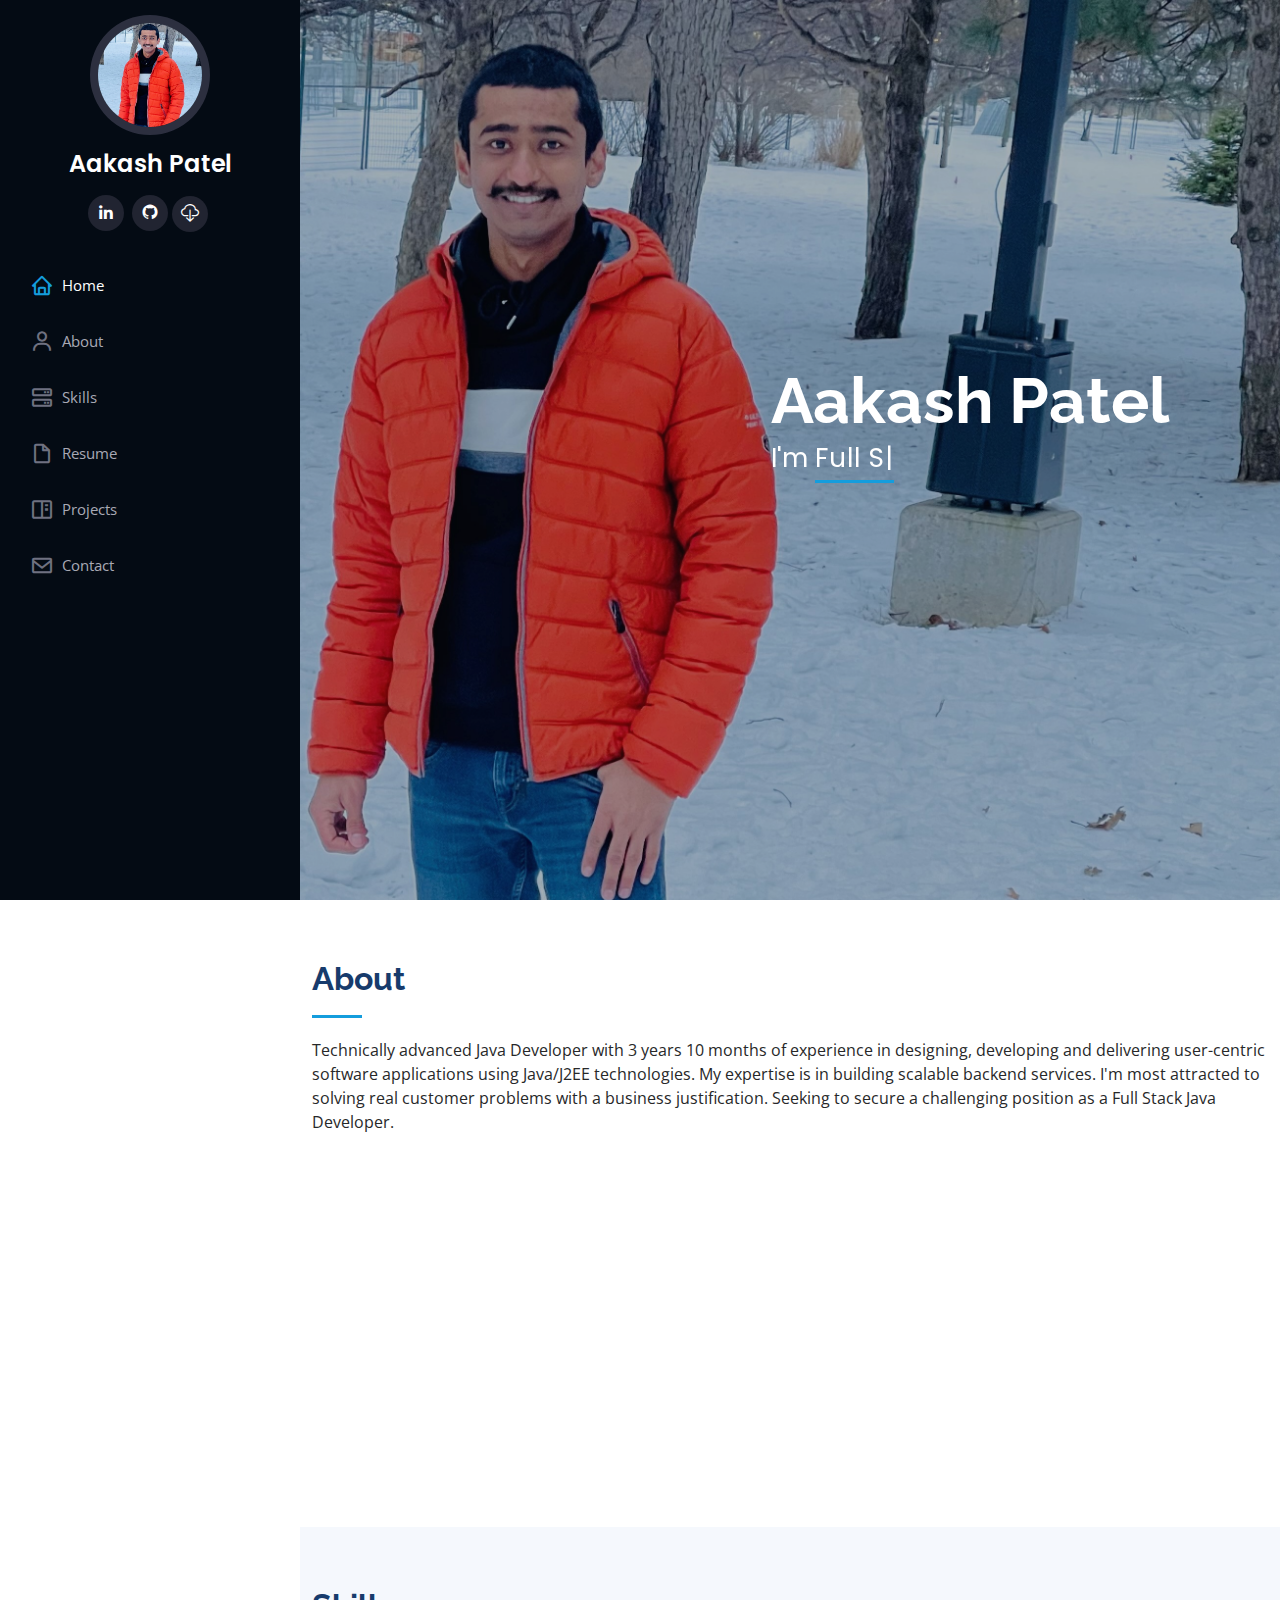
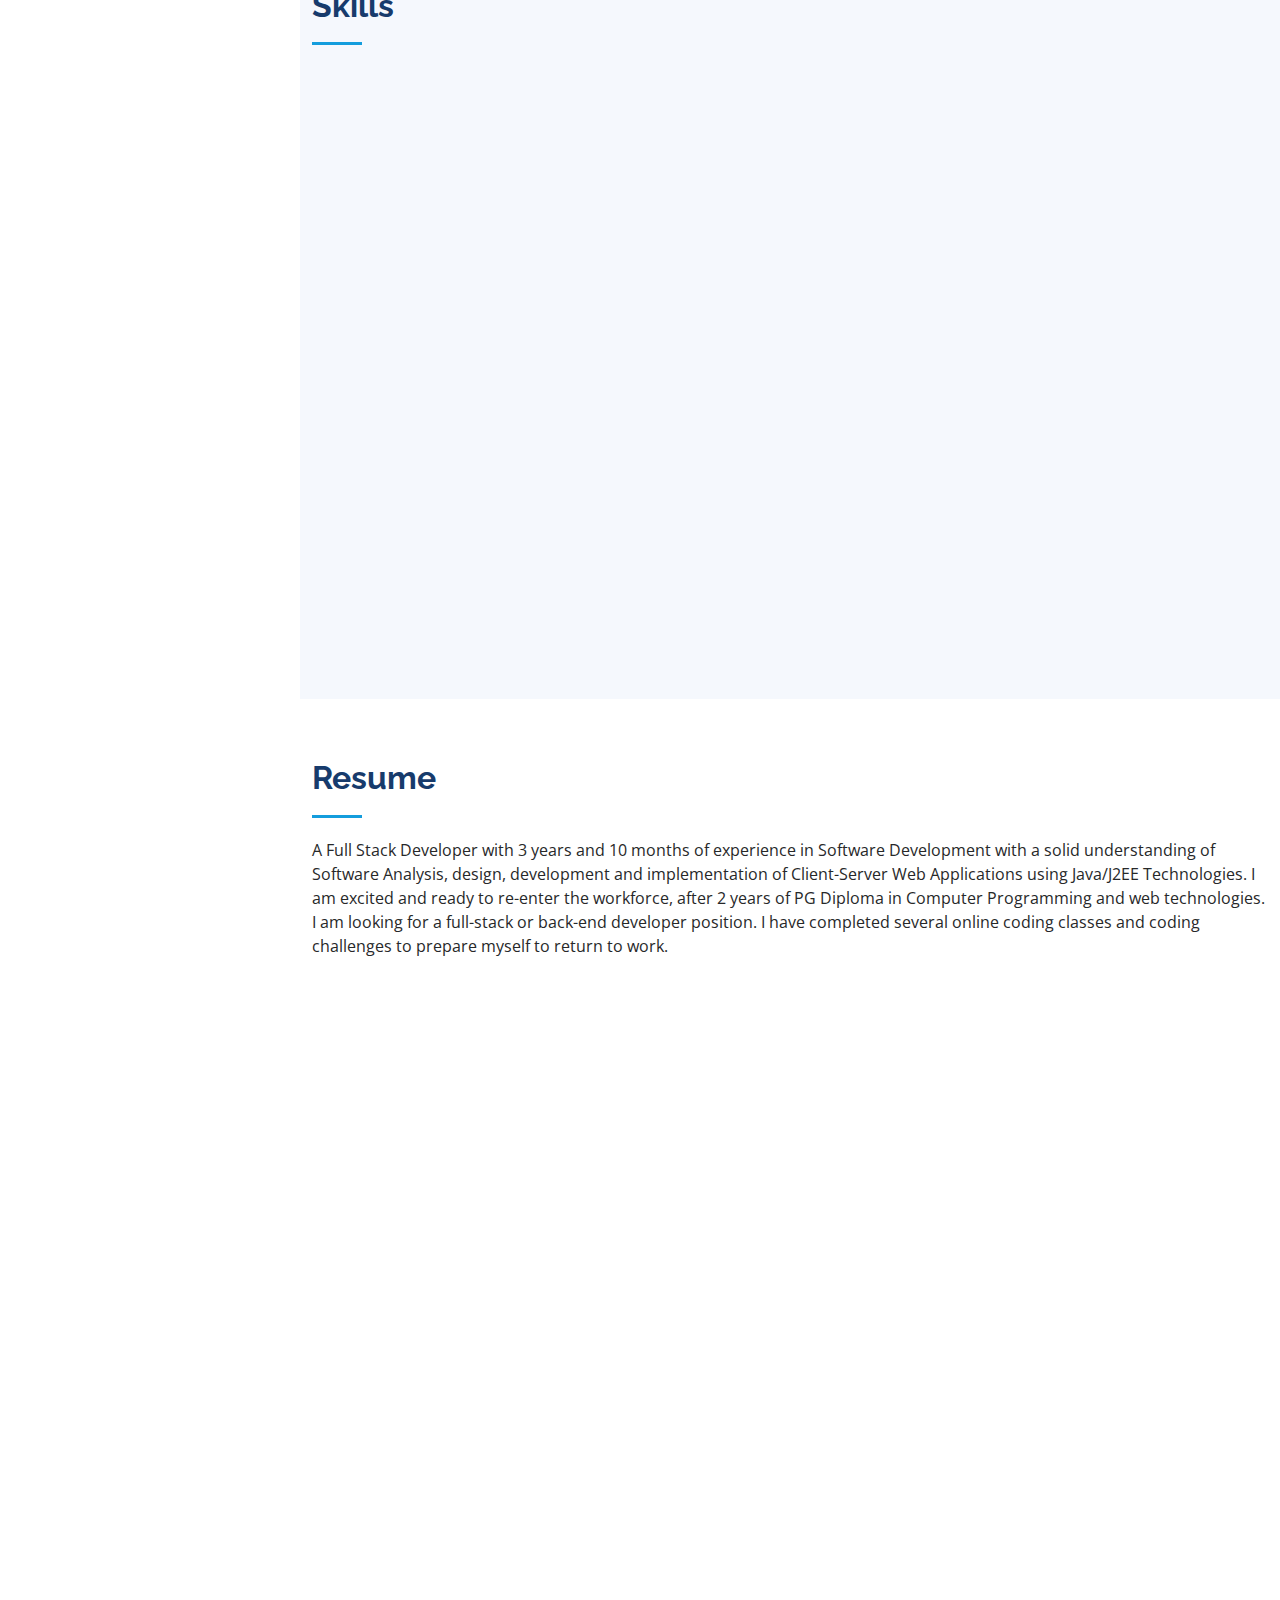
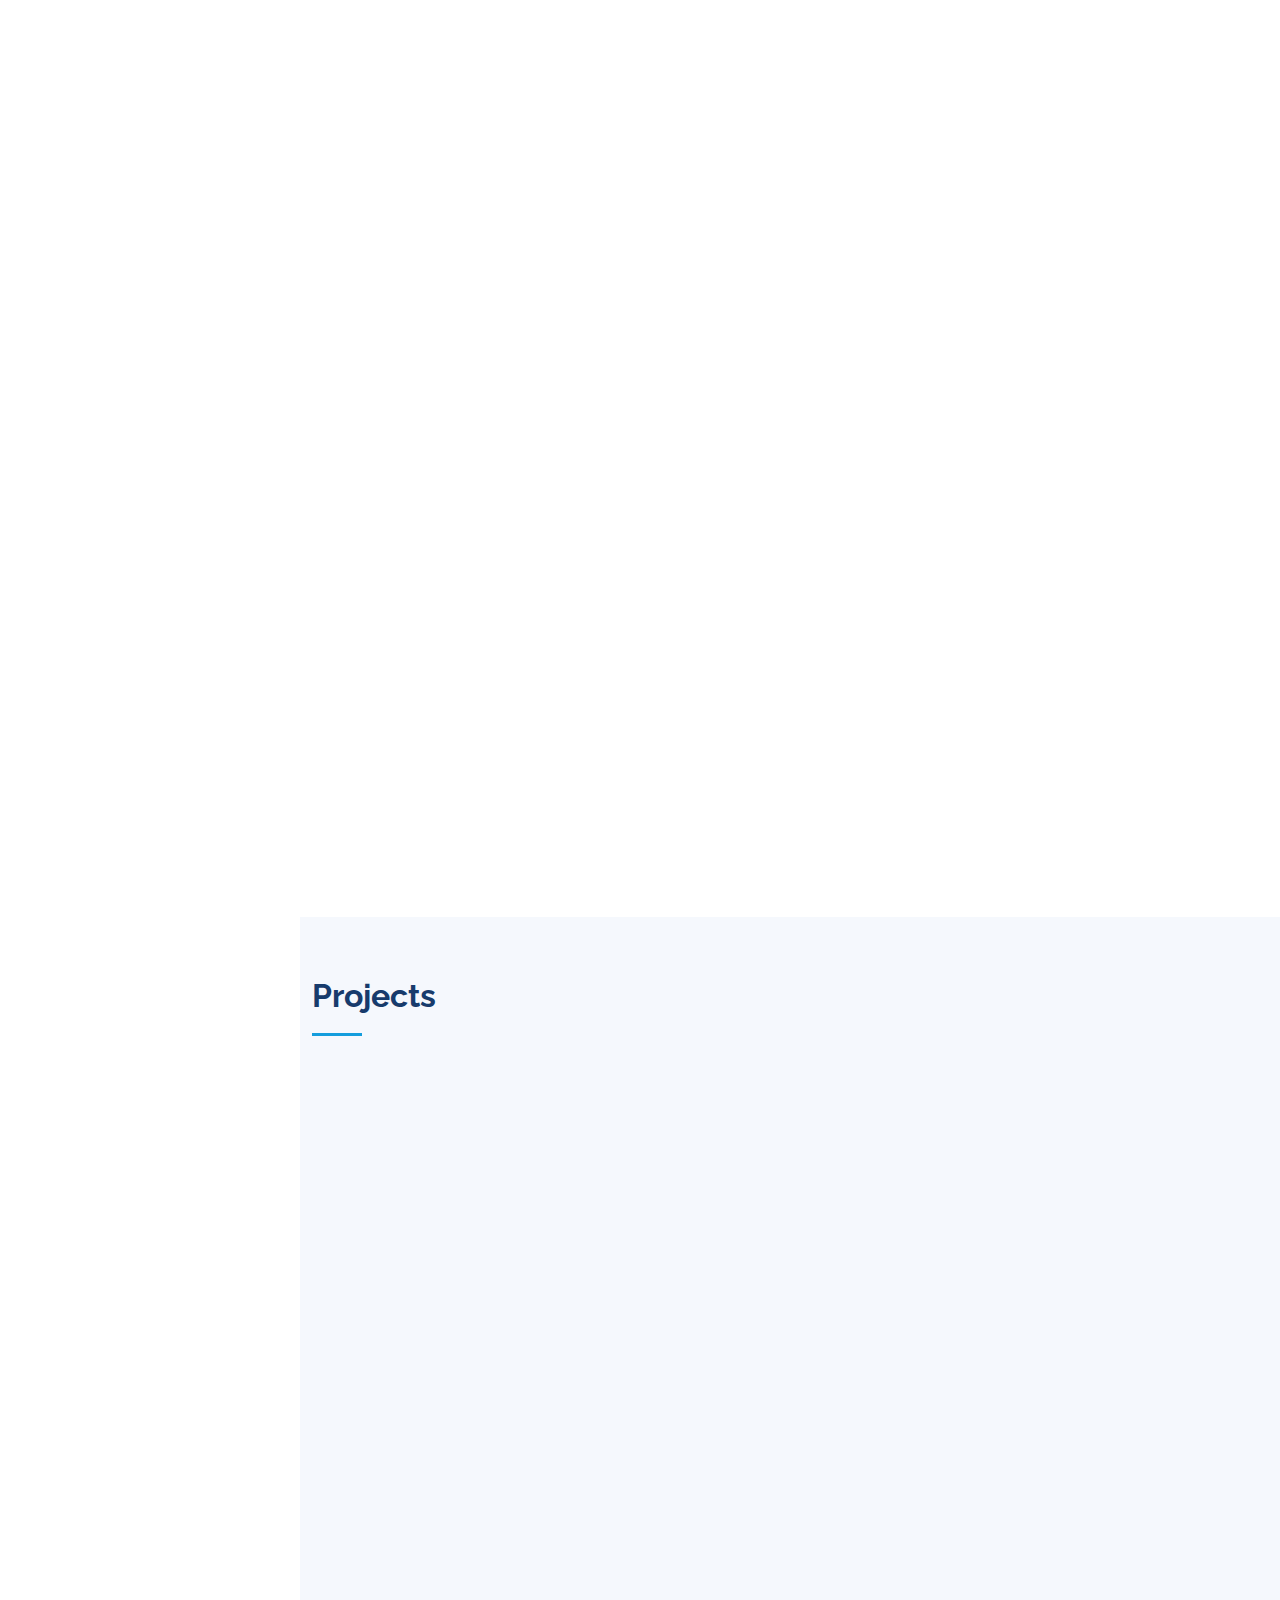
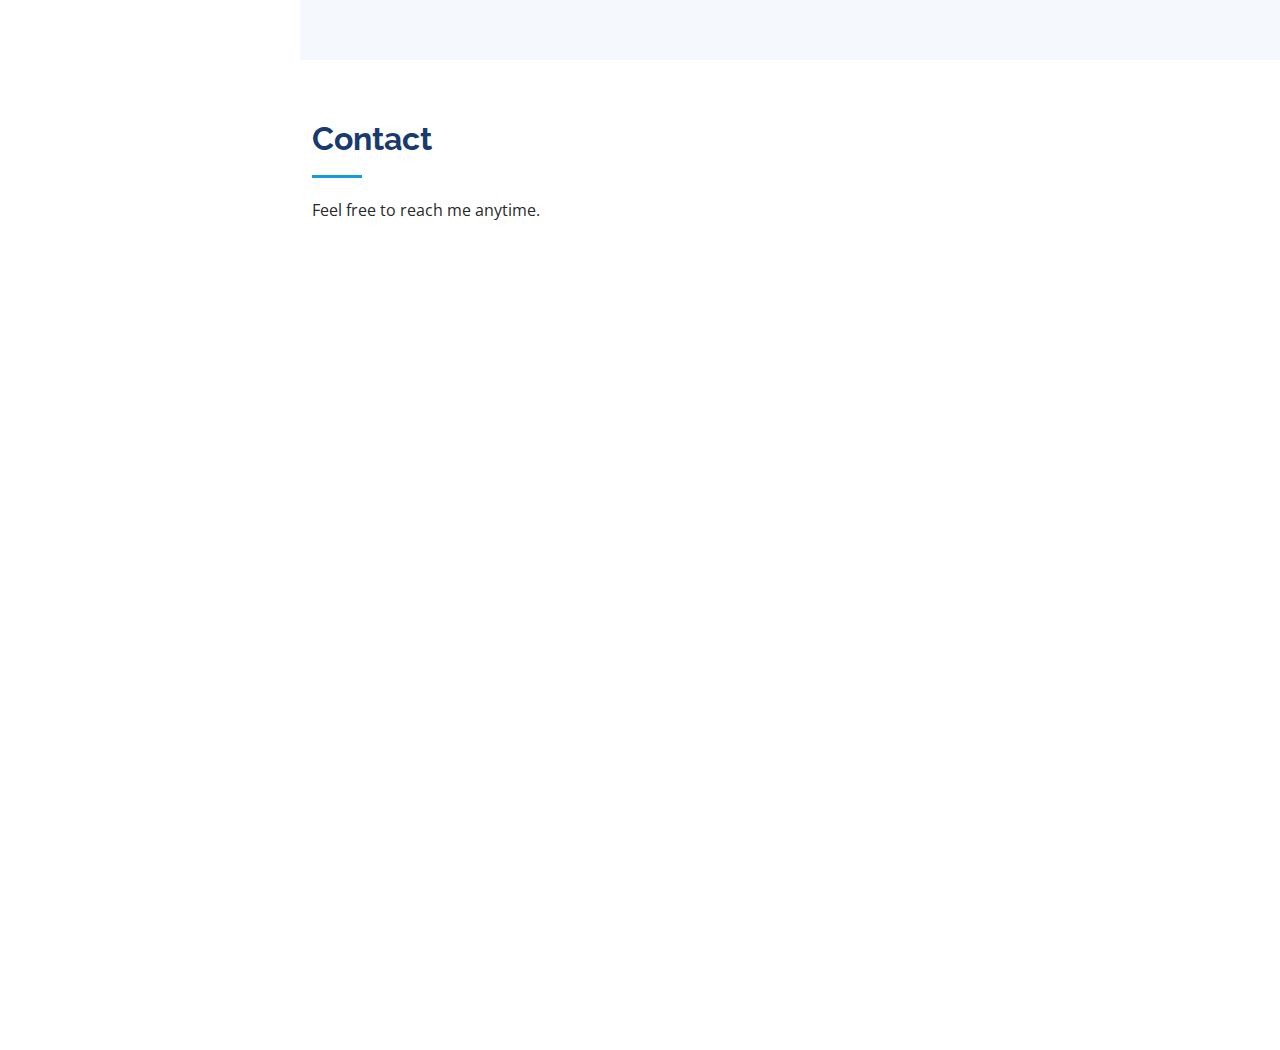
<file: index.html>
<!DOCTYPE html>
<html lang="en">

<head>
  <meta charset="utf-8">
  <meta content="width=device-width, initial-scale=1.0" name="viewport">

  <title>Aakash Portfolio</title>
  <meta content="" name="description">
  <meta content="" name="keywords">

  <!-- Favicons -->
  <link href="assets/img/favicon.png" rel="icon">
  <link href="assets/img/apple-touch-icon.png" rel="apple-touch-icon">

  <!-- Google Fonts -->
  <link href="https://fonts.googleapis.com/css?family=Open+Sans:300,300i,400,400i,600,600i,700,700i|Raleway:300,300i,400,400i,500,500i,600,600i,700,700i|Poppins:300,300i,400,400i,500,500i,600,600i,700,700i" rel="stylesheet">

  <!-- Vendor CSS Files -->
  <link href="assets/vendor/aos/aos.css" rel="stylesheet">
  <link href="assets/vendor/bootstrap/css/bootstrap.min.css" rel="stylesheet">
  <link href="assets/vendor/bootstrap-icons/bootstrap-icons.css" rel="stylesheet">
  <link href="assets/vendor/boxicons/css/boxicons.min.css" rel="stylesheet">
  <link href="assets/vendor/glightbox/css/glightbox.min.css" rel="stylesheet">
  <link href="assets/vendor/swiper/swiper-bundle.min.css" rel="stylesheet">

  <!-- Template Main CSS File -->
  <link href="assets/css/style.css" rel="stylesheet">

  <!-- =======================================================
  * Template Name: iPortfolio - v3.1.0
  * Template URL: https://bootstrapmade.com/iportfolio-bootstrap-portfolio-websites-template/
  * Author: BootstrapMade.com
  * License: https://bootstrapmade.com/license/
  ======================================================== -->
</head>

<body>

  <!-- ======= Mobile nav toggle button ======= -->
  <i class="bi bi-list mobile-nav-toggle d-xl-none"></i>

  <!-- ======= Header ======= -->
  <header id="header">
    <div class="d-flex flex-column">

      <div class="profile">
        <img src="assets/img/MyProfilePic.jpg" alt="" class="img-fluid rounded-circle">
        <h1 class="text-light"><a href="index.html">Aakash Patel</a></h1>
        <div class="social-links mt-3 text-center">
          
          <a href="https://www.linkedin.com/in/aakash-patel-875738a3/" class="linkedin"><i class="bx bxl-linkedin"></i></a>
          <a href="https://github.com/aakashpatel13" class="github"><i class="bx bxl-github"></i>
          <a href="assets/img/portfolio/Aakash_Patel_Resume.pdf" class="download"><i
              class="bi bi-cloud-download"></i></a>
        </div>
      </div>

      <nav id="navbar" class="nav-menu navbar">
        <ul>
          <li><a href="#hero" class="nav-link scrollto active"><i class="bx bx-home"></i> <span>Home</span></a></li>
          <li><a href="#about" class="nav-link scrollto"><i class="bx bx-user"></i> <span>About</span></a></li>
          <li><a href="#skills" class="nav-link scrollto"><i class="bx bx-server"></i> <span>Skills</span></a></li>

          <li><a href="#resume" class="nav-link scrollto"><i class="bx bx-file-blank"></i> <span>Resume</span></a></li>
          <li><a href="#portfolio" class="nav-link scrollto"><i class="bx bx-book-content"></i> <span>Projects</span></a></li>
          <li><a href="#contact" class="nav-link scrollto"><i class="bx bx-envelope"></i> <span>Contact</span></a></li>
        </ul>
      </nav><!-- .nav-menu -->
    </div>
  </header><!-- End Header -->

  <!-- ======= Hero Section ======= -->
  <section id="hero" class="d-flex flex-column justify-content-center align-items-center">
    <div class="hero-container" data-aos="fade-in">
      <h1>Aakash Patel</h1>
      <p>I'm <span class="typed" data-typed-items="Full Stack Developer"></span></p>
    </div>
  </section><!-- End Hero -->

  <main id="main">

    <!-- ======= About Section ======= -->
    <section id="about" class="about">
      <div class="container">

        <div class="section-title">
          <h2>About</h2>
          <p>Technically advanced Java Developer with 3 years 10 months of experience in designing, developing and delivering user-centric software applications using Java/J2EE technologies.
            My expertise is in building scalable backend services. I'm most attracted to solving real customer problems with a business justification. Seeking to secure a challenging position as a Full Stack Java Developer.
          </p>
        </div>

        <div class="row">
          <div class="col-lg-4" data-aos="fade-right">
            <img src="assets/img/MyProfilePic.jpg" class="img-fluid" alt="">
          </div>
          <div class="col-lg-8 pt-4 pt-lg-0 content" data-aos="fade-left">
            <h3>Java Developer & Web Developer</h3>
            <p class="fst-italic">
              I am a seasoned software expert who has developed products for enterprise client such as 'Total Petrolium'.
            </p>
            <div class="row">
              <div class="col-lg-6">
                <ul>
                 
                  <li><i class="bi bi-chevron-right"></i> <strong>Phone:</strong> <span>+1(514)885-3321</span></li>
                  <li><i class="bi bi-chevron-right"></i> <strong>Email:</strong> <span>aksh8872@gmail.com</span></li>
                  <li><i class="bi bi-chevron-right"></i> <strong>Freelance:</strong> <span>Available</span></li>
                </ul>
              </div>
      </div>
    </section><!-- End About Section -->

    <!-- ======= Skills Section ======= -->
    <section id="skills" class="skills section-bg">
      <div class="container">

        <div class="section-title">
          <h2>Skills</h2>
        </div>

        <div class="row skills-content">

          <div class="col-lg-6" data-aos="fade-up" data-aos-delay="100">
            <h5>Java Technologies</h5>
            <div class="progress">
              <span class="skill">Core Java <i class="val">90%</i></span>
              <div class="progress-bar-wrap">
                <div class="progress-bar" role="progressbar" aria-valuenow="90" aria-valuemin="0" aria-valuemax="100"></div>
              </div>
            </div>

            <div class="progress">
              <span class="skill">Advanced Java <i class="val">90%</i></span>
              <div class="progress-bar-wrap">
                <div class="progress-bar" role="progressbar" aria-valuenow="90" aria-valuemin="0" aria-valuemax="100"></div>
              </div>
            </div>

            <div class="progress">
              <span class="skill">Hibernate <i class="val">70%</i></span>
              <div class="progress-bar-wrap">
                <div class="progress-bar" role="progressbar" aria-valuenow="70" aria-valuemin="0" aria-valuemax="100"></div>
              </div>
            </div>

            <div class="progress">
              <span class="skill">Spring <i class="val">70%</i></span>
              <div class="progress-bar-wrap">
                <div class="progress-bar" role="progressbar" aria-valuenow="70" aria-valuemin="0" aria-valuemax="100"></div>
              </div>
            </div>

            <div class="progress">
              <span class="skill">Spring Boot <i class="val">70%</i></span>
              <div class="progress-bar-wrap">
                <div class="progress-bar" role="progressbar" aria-valuenow="70" aria-valuemin="0" aria-valuemax="100"></div>
              </div>
            </div>

            <div class="progress">
              <span class="skill">Web Services <i class="val">70%</i></span>
              <div class="progress-bar-wrap">
                <div class="progress-bar" role="progressbar" aria-valuenow="70" aria-valuemin="0" aria-valuemax="100"></div>
              </div>
            </div>
          </div>

          <div class="col-lg-6" data-aos="fade-up">
            <h5>Other Technologies</h5>
            <div class="progress">
              <span class="skill">HTML <i class="val">90%</i></span>
              <div class="progress-bar-wrap">
                <div class="progress-bar" role="progressbar" aria-valuenow="90" aria-valuemin="0" aria-valuemax="100"></div>
              </div>
            </div>

            <div class="progress">
              <span class="skill">CSS <i class="val">90%</i></span>
              <div class="progress-bar-wrap">
                <div class="progress-bar" role="progressbar" aria-valuenow="90" aria-valuemin="0" aria-valuemax="100"></div>
              </div>
            </div>

            <div class="progress">
              <span class="skill">JavaScript <i class="val">75%</i></span>
              <div class="progress-bar-wrap">
                <div class="progress-bar" role="progressbar" aria-valuenow="75" aria-valuemin="0" aria-valuemax="100"></div>
              </div>
            </div>

            <div class="progress">
              <span class="skill">PHP <i class="val">70%</i></span>
              <div class="progress-bar-wrap">
                <div class="progress-bar" role="progressbar" aria-valuenow="70" aria-valuemin="0" aria-valuemax="100"></div>
              </div>
            </div>

            <div class="progress">
              <span class="skill">C# <i class="val">75%</i></span>
              <div class="progress-bar-wrap">
                <div class="progress-bar" role="progressbar" aria-valuenow="75" aria-valuemin="0" aria-valuemax="100"></div>
              </div>
            </div>

            <div class="progress">
              <span class="skill">Android <i class="val">60%</i></span>
              <div class="progress-bar-wrap">
                <div class="progress-bar" role="progressbar" aria-valuenow="60" aria-valuemin="0" aria-valuemax="100"></div>
              </div>
            </div>
          </div>

          <div class="row skills-content">

            <div class="col-lg-6" data-aos="fade-up" data-aos-delay="100">
              <h5>Databases</h5>
              <div class="progress">
                <span class="skill">Oracle <i class="val">80%</i></span>
                <div class="progress-bar-wrap">
                  <div class="progress-bar" role="progressbar" aria-valuenow="80" aria-valuemin="0" aria-valuemax="100"></div>
                </div>
              </div>
  
              <div class="progress">
                <span class="skill">SQL Server <i class="val">80%</i></span>
                <div class="progress-bar-wrap">
                  <div class="progress-bar" role="progressbar" aria-valuenow="80" aria-valuemin="0" aria-valuemax="100"></div>
                </div>
              </div>
            </div>
  
            <div class="col-lg-6" data-aos="fade-up" data-aos-delay="100">
              <h5>Servers</h5>
              <div class="progress">
                <span class="skill">Apache Tomcat <i class="val">80%</i></span>
                <div class="progress-bar-wrap">
                  <div class="progress-bar" role="progressbar" aria-valuenow="80" aria-valuemin="0" aria-valuemax="100"></div>
                </div>
              </div>
  
              <div class="progress">
                <span class="skill">WAMP<i class="val">75%</i></span>
                <div class="progress-bar-wrap">
                  <div class="progress-bar" role="progressbar" aria-valuenow="75" aria-valuemin="0" aria-valuemax="100"></div>
                </div>
              </div>
            </div>
        </div>
    
    </section><!-- End Skills Section -->

    <!-- ======= Resume Section ======= -->
    <section id="resume" class="resume">
      <div class="container">

        <div class="section-title">
          <h2>Resume</h2>
          <p>A Full Stack Developer with 3 years and 10 months of experience in Software Development with a solid understanding of Software Analysis, design, development and implementation of Client-Server Web Applications using
            Java/J2EE Technologies. I am excited and ready to re-enter the workforce, after 2 years of PG Diploma in Computer Programming and web technologies. 
            I am looking for a full-stack or back-end developer position. I have completed several online coding classes and coding challenges to prepare myself to return to work.</p>
        </div>

        <div class="row">
          <div class="col-lg-6" data-aos="fade-up">
            <h3 class="resume-title">Sumary</h3>
            <div class="resume-item pb-0">
              <h4>Aakash Patel</h4>
              <p><em>Innovative and deadline-driven Software Developer with 3 years and 10 months of experience developing user-centered digital/print marketing material from initial concept to final, polished deliverable.</em></p>
              <ul>
                <li>1160 Saint Mathieu,Montreal, CA</li>
                <li>(514) 885-3321</li>
                <li>aksh8872@gmail.com</li>
              </ul>
            </div>

            <h3 class="resume-title">Education</h3>
            <div class="resume-item">
              <h4>Post Graduate diploma in Programming &amp; Web Technologies</h4>
              <h5>2020 - 2022</h5>
              <p><em>ISI, L'institut Supérieur d'Informatique, Montreal</em></p>
            </div>
            <div class="resume-item">
              <h4>Bachelor of Engineering in Computer Science</h4>
              <h5>2011 - 2015</h5>
              <p><em>Gujarat Technological University, India</em></p>
              
            </div>
          </div>
          <div class="col-lg-6" data-aos="fade-up" data-aos-delay="100">
            <h3 class="resume-title">Professional Experience</h3>
            <div class="resume-item">
              <h4>Senior Software Engineer</h4>
              <h5>Mar'2016 - Dec'2019</h5>
              <p><em>Capgemini Technology Services India Limited </em></p>
              <ul>
                <li>Designed and Developed the Application using MVC Framework.</li>
                <li>Involved in Analysis, Design and Development phases of SDLC.</li>
                <li>Developed the Code as per user specifications and requirements.</li>
                <li>Developed different module to work and integrate the same.</li>
                <li>Made use of HTML, CSS, JSP for frontend UI pages and JavaScript for interactive web pages.</li>
                <li>Used JavaScript for client side validations in the JSP and HTML pages.</li>
                <li>Extensively worked with OOPS concepts of Java, Servlets, Session and ArrayList.</li>
                <li>JDBC was used to provide connectivity to Oracle database.</li>
                <li>Involved in writing complex multi-table joins and Conditional queries in Database.</li>
                <li>Designed and Developed API with all the CRUD Capabilities.</li>
                <li>Developed code fixes and enhancements for inclusion in future code releases and patches.</li>
                <li>Interacted with the teams from dierent locations for identifying and resolving the issues. </li>
                <li>Debugged and modified software components.</li>
                <li>Used Agile Development methodology of software development.</li>
                <li>Used to attend Daily Stand-up Scrum Meetings for the status of work. </li>
              </ul>
            </div>
            <div class="resume-item">
              <h4>Software Development Trainee</h4>
              <h5>Jul'2015 - Jan'2016</h5>
              <p><em>SEED Infotech Ltd, IN</em></p>
              <ul>
                <li>Trained in Designing and building the reusable, efficient and reliable Java code.</li>
                <li>Introduced to the Design Patterns like MVC to improve the performance.</li>
                <li>Programmed back-end using Core Java, Servlets, JSP and front-end using HTML, CSS, JavaScript with MVC.</li>
                <li>collaborated in maintaining and updating existing applications and modules.</li>
                <li> Gave assistance and support to team members as required.</li>
              </ul>
            </div>
          </div>
        </div>

      </div>
    </section><!-- End Resume Section -->

    <!-- ======= Portfolio Section ======= -->
    <section id="portfolio" class="portfolio section-bg">
      <div class="container">

        <div class="section-title">
          <h2>Projects</h2>
        </div>

        <div class="row" data-aos="fade-up">
          <div class="col-lg-12 d-flex justify-content-center">
          </div>
        </div>

        <div class="row portfolio-container" data-aos="fade-up" data-aos-delay="100">

          <div class="col-lg-4 col-md-6 portfolio-item filter-app">
            <div class="portfolio-wrap">
              <img src="assets/img/portfolio/DressUp.png" class="img-fluid" alt="">
              <div class="portfolio-links">
                <a href="assets/img/portfolio/DressUp.png" data-gallery="portfolioGallery" class="portfolio-lightbox" title="App 1"><i class="bx bx-plus"></i></a>
                <a href="https://github.com/aakashpatel13/DressUp.git" title="More Details"><i class="bx bx-link"></i></a>
              </div>
            </div>
          </div>

          <div class="col-lg-4 col-md-6 portfolio-item filter-web">
            <div class="portfolio-wrap">
              <img src="assets/img/portfolio/OnlineShopping.png" class="img-fluid" alt="">
              <div class="portfolio-links">
                <a href="assets/img/portfolio/OnlineShopping.png" data-gallery="portfolioGallery" class="portfolio-lightbox" title="Web 3"><i class="bx bx-plus"></i></a>
                <a href="https://github.com/aakashpatel13/OnlineShoppingWebsite.git" title="More Details"><i class="bx bx-link"></i></a>
              </div>
            </div>
          </div>

          <div class="col-lg-4 col-md-6 portfolio-item filter-app">
            <div class="portfolio-wrap">
              <img src="assets/img/portfolio/UX_UI_Portfolio.png" class="img-fluid" alt="">
              <div class="portfolio-links">
                <a href="assets/img/portfolio/UX_UI_Portfolio.png" data-gallery="portfolioGallery" class="portfolio-lightbox" title="App 2"><i class="bx bx-plus"></i></a>
                <a href="https://github.com/aakashpatel13/UX_UI_PortfolioDesigner.git" title="More Details"><i class="bx bx-link"></i></a>
              </div>
            </div>
          </div>

          <div class="col-lg-4 col-md-6 portfolio-item filter-card">
            <div class="portfolio-wrap">
              <img src="assets/img/portfolio/PrintWIthUSWeb.png" class="img-fluid" alt="">
              <div class="portfolio-links">
                <a href="assets/img/portfolio/PrintWIthUSWeb.png" data-gallery="portfolioGallery" class="portfolio-lightbox" title="Card 2"><i class="bx bx-plus"></i></a>
                <a href="https://github.com/aakashpatel13/PrintWithUsWebsite.git" title="More Details"><i class="bx bx-link"></i></a>
              </div>
            </div>
          </div>

          <div class="col-lg-4 col-md-6 portfolio-item filter-web">
            <div class="portfolio-wrap">
              <img src="assets/img/portfolio/PrintWIthUSApp.png" class="img-fluid" alt="">
              <div class="portfolio-links">
                <a href="assets/img/portfolio/PrintWIthUSApp.png" data-gallery="portfolioGallery" class="portfolio-lightbox" title="Web 2"><i class="bx bx-plus"></i></a>
                <a href="https://github.com/aakashpatel13/PrintWithUsApp.git" title="More Details"><i class="bx bx-link"></i></a>
              </div>
            </div>
          </div>
        </div>

      </div>
    </section><!-- End Portfolio Section -->

    <!-- ======= Contact Section ======= -->
    <section id="contact" class="contact">
      <div class="container">

        <div class="section-title">
          <h2>Contact</h2>
          <p>Feel free to reach me anytime.</p>
        </div>

        <div class="row" data-aos="fade-in">

          <div class="col-lg-5 d-flex align-items-stretch">
            <div class="info">
              <div class="address">
                <i class="bi bi-geo-alt"></i>
                <h4>Location:</h4>
                <p>Montreal, QC </p>
              </div>

              <div class="email">
                <i class="bi bi-envelope"></i>
                <h4>Email:</h4>
                <p>aksh8872@gmail.com</p>
              </div>

              <div class="phone">
                <i class="bi bi-phone"></i>
                <h4>Call:</h4>
                <p>+1 (514)885-3321</p>
              </div>

              <iframe src="https://www.google.com/maps/embed?pb=!1m18!1m12!1m3!1d2796.883885545795!2d-73.57925828504875!3d45.492282939591156!2m3!1f0!2f0!3f0!3m2!1i1024!2i768!4f13.1!3m3!1m2!1s0x4cc91a6eb5cd7eaf%3A0x54880308a104d6b0!2s1160%20St%20Mathieu%20St%2C%20Montreal%2C%20QC%20H3H%202P4!5e0!3m2!1sen!2sca!4v1618543569896!5m2!1sen!2sca" width="1000" height="350" style="border:0;" allowfullscreen="" loading="lazy"></iframe>
              </div>

          </div>
    </section><!-- End Contact Section -->

  </main><!-- End #main -->

  <!--
  <footer id="footer">
    <div class="container">
      <div class="copyright">
        &copy; Copyright <strong><span>iPortfolio</span></strong>
      </div>
      <div class="credits">
      
        <!-- You can delete the links only if you purchased the pro version. -->
        <!-- Licensing information: https://bootstrapmade.com/license/ -->
        <!-- Purchase the pro version with working PHP/AJAX contact form: https://bootstrapmade.com/iportfolio-bootstrap-portfolio-websites-template/ 
        Designed by <a href="https://bootstrapmade.com/">BootstrapMade</a>
      </div>
    </div>
  </footer> --> 

  <a href="#" class="back-to-top d-flex align-items-center justify-content-center"><i class="bi bi-arrow-up-short"></i></a>

  <!-- Vendor JS Files -->
  <script src="assets/vendor/aos/aos.js"></script>
  <script src="assets/vendor/bootstrap/js/bootstrap.bundle.min.js"></script>
  <script src="assets/vendor/glightbox/js/glightbox.min.js"></script>
  <script src="assets/vendor/isotope-layout/isotope.pkgd.min.js"></script>
  <script src="assets/vendor/php-email-form/validate.js"></script>
  <script src="assets/vendor/purecounter/purecounter.js"></script>
  <script src="assets/vendor/swiper/swiper-bundle.min.js"></script>
  <script src="assets/vendor/typed.js/typed.min.js"></script>
  <script src="assets/vendor/waypoints/noframework.waypoints.js"></script>

  <!-- Template Main JS File -->
  <script src="assets/js/main.js"></script>

</body>

</html>
</file>
<file: assets/css/style.css>
/**
* Template Name: iPortfolio - v3.1.0
* Template URL: https://bootstrapmade.com/iportfolio-bootstrap-portfolio-websites-template/
* Author: BootstrapMade.com
* License: https://bootstrapmade.com/license/
*/

/*--------------------------------------------------------------
# General
--------------------------------------------------------------*/
body {
  font-family: "Open Sans", sans-serif;
  color: #272829;
}

a {
  color: #149ddd;
  text-decoration: none;
}

a:hover {
  color: #37b3ed;
  text-decoration: none;
}

h1, h2, h3, h4, h5, h6 {
  font-family: "Raleway", sans-serif;
}

/*--------------------------------------------------------------
# Back to top button
--------------------------------------------------------------*/
.back-to-top {
  position: fixed;
  visibility: hidden;
  opacity: 0;
  right: 15px;
  bottom: 15px;
  z-index: 996;
  background: #149ddd;
  width: 40px;
  height: 40px;
  border-radius: 50px;
  transition: all 0.4s;
}

.back-to-top i {
  font-size: 28px;
  color: #fff;
  line-height: 0;
}

.back-to-top:hover {
  background: #2eafec;
  color: #fff;
}

.back-to-top.active {
  visibility: visible;
  opacity: 1;
}

/*--------------------------------------------------------------
# Header
--------------------------------------------------------------*/
#header {
  position: fixed;
  top: 0;
  left: 0;
  bottom: 0;
  width: 300px;
  transition: all ease-in-out 0.5s;
  z-index: 9997;
  transition: all 0.5s;
  padding: 0 15px;
  background: #040b14;
  overflow-y: auto;
}

#header .profile img {
  margin: 15px auto;
  display: block;
  width: 120px;
  border: 8px solid #2c2f3f;
}

#header .profile h1 {
  font-size: 24px;
  margin: 0;
  padding: 0;
  font-weight: 600;
  -moz-text-align-last: center;
  text-align-last: center;
  font-family: "Poppins", sans-serif;
}

#header .profile h1 a, #header .profile h1 a:hover {
  color: #fff;
  text-decoration: none;
}

#header .profile .social-links a {
  font-size: 18px;
  display: inline-block;
  background: #212431;
  color: #fff;
  line-height: 1;
  padding: 8px 0;
  margin-right: 4px;
  border-radius: 50%;
  text-align: center;
  width: 36px;
  height: 36px;
  transition: 0.3s;
}

#header .profile .social-links a:hover {
  background: #149ddd;
  color: #fff;
  text-decoration: none;
}

#main {
  margin-left: 300px;
}

@media (max-width: 1199px) {
  #header {
    left: -300px;
  }
  #main {
    margin-left: 0;
  }
}

/*--------------------------------------------------------------
# Navigation Menu
--------------------------------------------------------------*/
/* Desktop Navigation */
.nav-menu {
  padding: 30px 0 0 0;
}

.nav-menu * {
  margin: 0;
  padding: 0;
  list-style: none;
}

.nav-menu > ul > li {
  position: relative;
  white-space: nowrap;
}

.nav-menu a {
  display: flex;
  align-items: center;
  color: #a8a9b4;
  padding: 12px 15px;
  margin-bottom: 8px;
  transition: 0.3s;
  font-size: 15px;
}

.nav-menu a i {
  font-size: 24px;
  padding-right: 8px;
  color: #6f7180;
}

.nav-menu a:hover, .nav-menu .active, .nav-menu li:hover > a {
  text-decoration: none;
  color: #fff;
}

.nav-menu a:hover i, .nav-menu .active i, .nav-menu li:hover > a i {
  color: #149ddd;
}

/* Mobile Navigation */
.mobile-nav-toggle {
  position: fixed;
  right: 15px;
  top: 15px;
  z-index: 9998;
  border: 0;
  font-size: 24px;
  transition: all 0.4s;
  outline: none !important;
  background-color: #149ddd;
  color: #fff;
  width: 40px;
  height: 40px;
  display: inline-flex;
  align-items: center;
  justify-content: center;
  line-height: 0;
  border-radius: 50px;
  cursor: pointer;
}

.mobile-nav-active {
  overflow: hidden;
}

.mobile-nav-active #header {
  left: 0;
}

/*--------------------------------------------------------------
# Hero Section
--------------------------------------------------------------*/
#hero {
  width: 100%;
  height: 100vh;
  background: url("../img/MyProfileBG.jpg") top center;
  background-size: cover;
}

#hero:before {
  content: "";
  background: rgba(5, 13, 24, 0.3);
  position: absolute;
  bottom: 0;
  top: 0;
  left: 0;
  right: 0;
  z-index: 1;
}

#hero .hero-container {
  padding-left: 660px;
  position: relative;
  z-index: 2;
  min-width: 300px;
}

#hero h1 {
  margin: 0 0 10px 0;
  font-size: 64px;
  font-weight: 700;
  line-height: 56px;
  color: #fff;
}

#hero p {
  color: #fff;
  margin-bottom: 50px;
  font-size: 26px;
  font-family: "Poppins", sans-serif;
}

#hero p span {
  color: #fff;
  padding-bottom: 4px;
  letter-spacing: 1px;
  border-bottom: 3px solid #149ddd;
}

@media (min-width: 1024px) {
  #hero {
    background-attachment: fixed;
  }
}

@media (max-width: 768px) {
  #hero h1 {
    font-size: 28px;
    line-height: 36px;
  }
  #hero h2 {
    font-size: 18px;
    line-height: 24px;
    margin-bottom: 30px;
  }
}

/*--------------------------------------------------------------
# Sections General
--------------------------------------------------------------*/
section {
  padding: 60px 0;
  overflow: hidden;
}

.section-bg {
  background: #f5f8fd;
}

.section-title {
  padding-bottom: 30px;
}

.section-title h2 {
  font-size: 32px;
  font-weight: bold;
  margin-bottom: 20px;
  padding-bottom: 20px;
  position: relative;
  color: #173b6c;
}

.section-title h2::after {
  content: '';
  position: absolute;
  display: block;
  width: 50px;
  height: 3px;
  background: #149ddd;
  bottom: 0;
  left: 0;
}

.section-title p {
  margin-bottom: 0;
}

/*--------------------------------------------------------------
# About
--------------------------------------------------------------*/
.about .content h3 {
  font-weight: 700;
  font-size: 26px;
  color: #173b6c;
}

.about .content ul {
  list-style: none;
  padding: 0;
}

.about .content ul li {
  margin-bottom: 20px;
  display: flex;
  align-items: center;
}

.about .content ul strong {
  margin-right: 10px;
}

.about .content ul i {
  font-size: 16px;
  margin-right: 5px;
  color: #149ddd;
  line-height: 0;
}

.about .content p:last-child {
  margin-bottom: 0;
}

/*--------------------------------------------------------------
# Facts
--------------------------------------------------------------*/
.facts {
  padding-bottom: 30px;
}

.facts .count-box {
  padding: 30px;
  width: 100%;
}

.facts .count-box i {
  display: block;
  font-size: 44px;
  color: #149ddd;
  float: left;
  line-height: 0;
}

.facts .count-box span {
  font-size: 48px;
  line-height: 40px;
  display: block;
  font-weight: 700;
  color: #050d18;
  margin-left: 60px;
}

.facts .count-box p {
  padding: 15px 0 0 0;
  margin: 0 0 0 60px;
  font-family: "Raleway", sans-serif;
  font-size: 14px;
  color: #122f57;
}

.facts .count-box a {
  font-weight: 600;
  display: block;
  margin-top: 20px;
  color: #122f57;
  font-size: 15px;
  font-family: "Poppins", sans-serif;
  transition: ease-in-out 0.3s;
}

.facts .count-box a:hover {
  color: #1f5297;
}

/*--------------------------------------------------------------
# Akills
--------------------------------------------------------------*/
.skills .progress {
  height: 60px;
  display: block;
  background: none;
  border-radius: 0;
}

.skills .progress .skill {
  padding: 0;
  margin: 0 0 6px 0;
  text-transform: uppercase;
  display: block;
  font-weight: 600;
  font-family: "Poppins", sans-serif;
  color: #050d18;
}

.skills .progress .skill .val {
  float: right;
  font-style: normal;
}

.skills .progress-bar-wrap {
  background: #dce8f8;
  height: 10px;
}

.skills .progress-bar {
  width: 1px;
  height: 10px;
  transition: .9s;
  background-color: #149ddd;
}

/*--------------------------------------------------------------
# Resume
--------------------------------------------------------------*/
.resume .resume-title {
  font-size: 26px;
  font-weight: 700;
  margin-top: 20px;
  margin-bottom: 20px;
  color: #050d18;
}

.resume .resume-item {
  padding: 0 0 20px 20px;
  margin-top: -2px;
  border-left: 2px solid #1f5297;
  position: relative;
}

.resume .resume-item h4 {
  line-height: 18px;
  font-size: 18px;
  font-weight: 600;
  text-transform: uppercase;
  font-family: "Poppins", sans-serif;
  color: #050d18;
  margin-bottom: 10px;
}

.resume .resume-item h5 {
  font-size: 16px;
  background: #e4edf9;
  padding: 5px 15px;
  display: inline-block;
  font-weight: 600;
  margin-bottom: 10px;
}

.resume .resume-item ul {
  padding-left: 20px;
}

.resume .resume-item ul li {
  padding-bottom: 10px;
}

.resume .resume-item:last-child {
  padding-bottom: 0;
}

.resume .resume-item::before {
  content: "";
  position: absolute;
  width: 16px;
  height: 16px;
  border-radius: 50px;
  left: -9px;
  top: 0;
  background: #fff;
  border: 2px solid #1f5297;
}

/*--------------------------------------------------------------
# Portfolio
--------------------------------------------------------------*/
.portfolio .portfolio-item {
  margin-bottom: 30px;
}

.portfolio #portfolio-flters {
  padding: 0;
  margin: 0 auto 35px auto;
  list-style: none;
  text-align: center;
  background: #fff;
  border-radius: 50px;
  padding: 2px 15px;
}

.portfolio #portfolio-flters li {
  cursor: pointer;
  display: inline-block;
  padding: 10px 15px 8px 15px;
  font-size: 14px;
  font-weight: 600;
  line-height: 1;
  text-transform: uppercase;
  color: #272829;
  margin-bottom: 5px;
  transition: all 0.3s ease-in-out;
}

.portfolio #portfolio-flters li:hover, .portfolio #portfolio-flters li.filter-active {
  color: #149ddd;
}

.portfolio #portfolio-flters li:last-child {
  margin-right: 0;
}

.portfolio .portfolio-wrap {
  transition: 0.3s;
  position: relative;
  overflow: hidden;
  z-index: 1;
}

.portfolio .portfolio-wrap::before {
  content: "";
  background: rgba(255, 255, 255, 0.5);
  position: absolute;
  left: 0;
  right: 0;
  top: 0;
  bottom: 0;
  transition: all ease-in-out 0.3s;
  z-index: 2;
  opacity: 0;
}

.portfolio .portfolio-wrap .portfolio-links {
  opacity: 1;
  left: 0;
  right: 0;
  bottom: -60px;
  z-index: 3;
  position: absolute;
  transition: all ease-in-out 0.3s;
  display: flex;
  justify-content: center;
}

.portfolio .portfolio-wrap .portfolio-links a {
  color: #fff;
  font-size: 28px;
  text-align: center;
  background: rgba(20, 157, 221, 0.75);
  transition: 0.3s;
  width: 50%;
}

.portfolio .portfolio-wrap .portfolio-links a:hover {
  background: rgba(20, 157, 221, 0.95);
}

.portfolio .portfolio-wrap .portfolio-links a + a {
  border-left: 1px solid #37b3ed;
}

.portfolio .portfolio-wrap:hover::before {
  top: 0;
  left: 0;
  right: 0;
  bottom: 0;
  opacity: 1;
}

.portfolio .portfolio-wrap:hover .portfolio-links {
  opacity: 1;
  bottom: 0;
}

/*--------------------------------------------------------------
# Portfolio Details
--------------------------------------------------------------*/
.portfolio-details {
  padding-top: 40px;
}

.portfolio-details .portfolio-details-slider img {
  width: 100%;
}

.portfolio-details .portfolio-details-slider .swiper-pagination {
  margin-top: 20px;
  position: relative;
}

.portfolio-details .portfolio-details-slider .swiper-pagination .swiper-pagination-bullet {
  width: 12px;
  height: 12px;
  background-color: #fff;
  opacity: 1;
  border: 1px solid #149ddd;
}

.portfolio-details .portfolio-details-slider .swiper-pagination .swiper-pagination-bullet-active {
  background-color: #149ddd;
}

.portfolio-details .portfolio-info {
  padding: 30px;
  box-shadow: 0px 0 30px rgba(5, 13, 24, 0.08);
}

.portfolio-details .portfolio-info h3 {
  font-size: 22px;
  font-weight: 700;
  margin-bottom: 20px;
  padding-bottom: 20px;
  border-bottom: 1px solid #eee;
}

.portfolio-details .portfolio-info ul {
  list-style: none;
  padding: 0;
  font-size: 15px;
}

.portfolio-details .portfolio-info ul li + li {
  margin-top: 10px;
}

.portfolio-details .portfolio-description {
  padding-top: 30px;
}

.portfolio-details .portfolio-description h2 {
  font-size: 26px;
  font-weight: 700;
  margin-bottom: 20px;
}

.portfolio-details .portfolio-description p {
  padding: 0;
}

/*--------------------------------------------------------------
# Contact
--------------------------------------------------------------*/
.contact {
  padding-bottom: 130px;
}

.contact .info {
  padding: 30px;
  background: #fff;
  width: 100%;
  box-shadow: 0 0 24px 0 rgba(0, 0, 0, 0.12);
}

.contact .info i {
  font-size: 20px;
  color: #149ddd;
  float: left;
  width: 44px;
  height: 44px;
  background: #dff3fc;
  display: flex;
  justify-content: center;
  align-items: center;
  border-radius: 50px;
  transition: all 0.3s ease-in-out;
}

.contact .info h4 {
  padding: 0 0 0 60px;
  font-size: 22px;
  font-weight: 600;
  margin-bottom: 5px;
  color: #050d18;
}

.contact .info p {
  padding: 0 0 10px 60px;
  margin-bottom: 20px;
  font-size: 14px;
  color: #173b6c;
}

.contact .info .email p {
  padding-top: 5px;
}

.contact .info .social-links {
  padding-left: 60px;
}

.contact .info .social-links a {
  font-size: 18px;
  display: inline-block;
  background: #333;
  color: #fff;
  line-height: 1;
  padding: 8px 0;
  border-radius: 50%;
  text-align: center;
  width: 36px;
  height: 36px;
  transition: 0.3s;
  margin-right: 10px;
}

.contact .info .social-links a:hover {
  background: #149ddd;
  color: #fff;
}

.contact .info .email:hover i, .contact .info .address:hover i, .contact .info .phone:hover i {
  background: #149ddd;
  color: #fff;
}

.contact .php-email-form {
  width: 100%;
  padding: 30px;
  background: #fff;
  box-shadow: 0 0 24px 0 rgba(0, 0, 0, 0.12);
}

.contact .php-email-form .form-group {
  padding-bottom: 8px;
}

.contact .php-email-form .validate {
  display: none;
  color: red;
  margin: 0 0 15px 0;
  font-weight: 400;
  font-size: 13px;
}

.contact .php-email-form .error-message {
  display: none;
  color: #fff;
  background: #ed3c0d;
  text-align: left;
  padding: 15px;
  font-weight: 600;
}

.contact .php-email-form .error-message br + br {
  margin-top: 25px;
}

.contact .php-email-form .sent-message {
  display: none;
  color: #fff;
  background: #18d26e;
  text-align: center;
  padding: 15px;
  font-weight: 600;
}

.contact .php-email-form .loading {
  display: none;
  background: #fff;
  text-align: center;
  padding: 15px;
}

.contact .php-email-form .loading:before {
  content: "";
  display: inline-block;
  border-radius: 50%;
  width: 24px;
  height: 24px;
  margin: 0 10px -6px 0;
  border: 3px solid #18d26e;
  border-top-color: #eee;
  -webkit-animation: animate-loading 1s linear infinite;
  animation: animate-loading 1s linear infinite;
}


@-webkit-keyframes animate-loading {
  0% {
    transform: rotate(0deg);
  }
  100% {
    transform: rotate(360deg);
  }
}

@keyframes animate-loading {
  0% {
    transform: rotate(0deg);
  }
  100% {
    transform: rotate(360deg);
  }
}

/*--------------------------------------------------------------
# Breadcrumbs
--------------------------------------------------------------*/
.breadcrumbs {
  padding: 20px 0;
  background: #f9f9f9;
}

.breadcrumbs h2 {
  font-size: 26px;
  font-weight: 300;
}

.breadcrumbs ol {
  display: flex;
  flex-wrap: wrap;
  list-style: none;
  padding: 0;
  margin: 0;
  font-size: 15px;
}

.breadcrumbs ol li + li {
  padding-left: 10px;
}

.breadcrumbs ol li + li::before {
  display: inline-block;
  padding-right: 10px;
  color: #0e2442;
  content: "/";
}

@media (max-width: 768px) {
  .breadcrumbs .d-flex {
    display: block !important;
  }
  .breadcrumbs ol {
    display: block;
  }
  .breadcrumbs ol li {
    display: inline-block;
  }
}

/*--------------------------------------------------------------
# Footer
--------------------------------------------------------------*/
#footer {
  padding: 15px;
  color: #f4f6fd;
  font-size: 14px;
  position: fixed;
  left: 0;
  bottom: 0;
  width: 300px;
  z-index: 9999;
  background: #040b14;
}

#footer .copyright {
  text-align: center;
}

#footer .credits {
  padding-top: 5px;
  text-align: center;
  font-size: 13px;
  color: #eaebf0;
}

@media (max-width: 1199px) {
  #footer {
    position: static;
    width: auto;
    padding-right: 20px 15px;
  }
}
</file>
